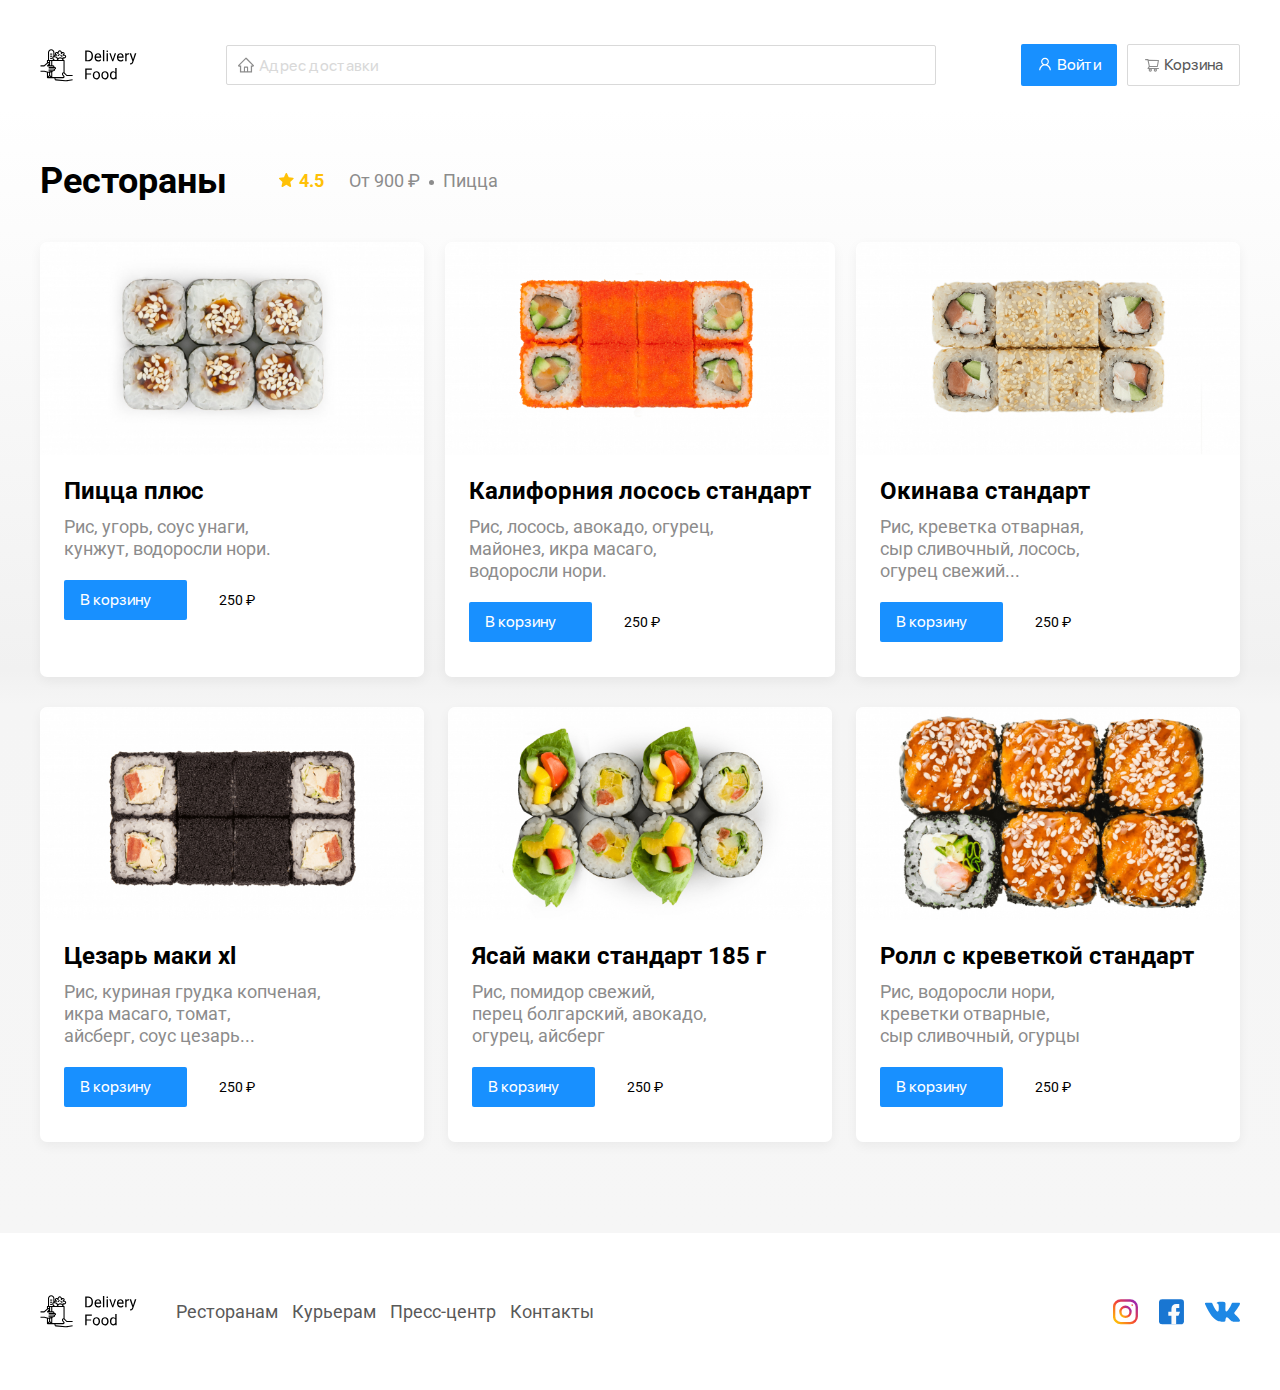
<file: restaurant.html>
<!DOCTYPE html>
<html lang="ru">
<head>
	<meta charset="UTF-8">
	<title>Delivery-food</title>
	<meta name="viewport" content="width=device-width, initial-scale=1.0">
	<link rel="stylesheet" href="css/animate.css">
	<link href="https://fonts.googleapis.com/css2?family=Roboto:wght@400;700&display=swap" rel="stylesheet">
	<link rel="stylesheet" href="css/style.css">
</head>
<body>
	<div class="wrapper">
		<header class="header">
			<div class="container">
				<div class="header__row">
					<a href="" class="header__logo logo"><img src="images/icon/logo.svg" alt="Logo"></a>
					<input type="text" class="header__adress-input" placeholder="Адрес доставки">
					<div class="header__buttons">
						<button class="header__btn-user button btn-user_blue">Войти</button>
						<button class="header__btn-cart button" id="cart-btn">Корзина</button>
					</div>
				</div>
			</div>
		</header>
		<div class="content">
			<div class="restaurants">
				<div class="container">
					<div class="restaurants__row">
						<h2 class="restaurants__title">Рестораны</h2>
						<div class="card__info">
							<div class="card__rating"><span>4.5</span></div>
							<div class="card__price"><span>От 900 ₽</span></div>
							<div class="card__naming"><span>Пицца </span></div>
						</div>
					</div>
				</div>
			</div>
			<div class="cards">
				<div class="container">
					<div class="cards__row">						
						<a class="cards__card card">
							<div class="card__row">
								<div class="card__img">
									<img src="images/menu/image.svg" alt="">
								</div>
								<div class="card__body">
									<div class="card__heading">
										<h2 class="card__name">Пицца плюс</h2>										
									</div>
									<div class="card__info">
										<div class="card__ingredients">
											Рис, угорь, соус унаги,<br> кунжут, водоросли нори.
										</div>
									</div>
									<div class="to-cart">
										<button class="to-cart__btn-cart button btn-user_blue">В корзину</button>
										<div class="menu-price">250 ₽</div>
									</div>
								</div>
							</div>
						</a>
						<a class="cards__card card">
							<div class="card__row">
								<div class="card__img">
									<img src="images/menu/image-2.svg" alt="">
								</div>
								<div class="card__body">
									<div class="card__heading">
										<h2 class="card__name">Калифорния лосось стандарт</h2>										
									</div>
									<div class="card__info">
										<div class="card__ingredients">
											Рис, лосось, авокадо, огурец,<br> майонез, икра масаго,<br> водоросли нори.
										</div>
									</div>
									<div class="to-cart">
										<button class="to-cart__btn-cart button btn-user_blue">В корзину</button>
										<div class="menu-price">250 ₽</div>
									</div>
								</div>
							</div>
						</a>
						<a class="cards__card card">
							<div class="card__row">
								<div class="card__img">
									<img src="images/menu/image-3.svg" alt="">
								</div>
								<div class="card__body">
									<div class="card__heading">
										<h2 class="card__name">Окинава стандарт</h2>										
									</div>
									<div class="card__info">
										<div class="card__ingredients">
											Рис, креветка отварная,<br> сыр сливочный, лосось,<br> огурец свежий...
										</div>
									</div>
									<div class="to-cart">
										<button class="to-cart__btn-cart button btn-user_blue">В корзину</button>
										<div class="menu-price">250 ₽</div>
									</div>
								</div>
							</div>
						</a>
						<a class="cards__card card">
							<div class="card__row">
								<div class="card__img">
									<img src="images/menu/image-4.svg" alt="">
								</div>
								<div class="card__body">
									<div class="card__heading">
										<h2 class="card__name">Цезарь маки хl</h2>										
									</div>
									<div class="card__info">
										<div class="card__ingredients">
											Рис, куриная грудка копченая,<br> икра масаго, томат,<br> айсберг, соус цезарь...
										</div>
									</div>
									<div class="to-cart">
										<button class="to-cart__btn-cart button btn-user_blue">В корзину</button>
										<div class="menu-price">250 ₽</div>
									</div>
								</div>
							</div>
						</a>
						<a class="cards__card card">
							<div class="card__row">
								<div class="card__img">
									<img src="images/menu/image-5.svg" alt="">
								</div>
								<div class="card__body">
									<div class="card__heading">
										<h2 class="card__name">Ясай маки стандарт 185 г</h2>										
									</div>
									<div class="card__info">
										<div class="card__ingredients">
											Рис, помидор свежий,<br> перец болгарский, авокадо,<br> огурец, айсберг
										</div>
									</div>
									<div class="to-cart">
										<button class="to-cart__btn-cart button btn-user_blue">В корзину</button>
										<div class="menu-price">250 ₽</div>
									</div>
								</div>
							</div>
						</a>
						<a class="cards__card card">
							<div class="card__row">
								<div class="card__img">
									<img src="images/menu/image-6.svg" alt="">
								</div>
								<div class="card__body">
									<div class="card__heading">
										<h2 class="card__name">Ролл с креветкой стандарт</h2>										
									</div>
									<div class="card__info">
										<div class="card__ingredients">
											Рис, водоросли нори,<br> креветки отварные,<br> сыр сливочный, огурцы
										</div>
									</div>
									<div class="to-cart">
										<button class="to-cart__btn-cart button btn-user_blue">В корзину</button>
										<div class="menu-price">250 ₽</div>
									</div>
								</div>
							</div>
						</a>
					</div>
				</div>
			</div>
		</div>
		<footer class="footer">
			<div class="container">
				<div class="footer__row">
					<div class="footer__logo logo">
						<img src="images/icon/logo.svg" alt="Logo">
					</div>
					<nav class="footer__nav">				
						<a href="" class="footer__link">Ресторанам </a>
						<a href="" class="footer__link">Курьерам</a>
						<a href="" class="footer__link">Пресс-центр</a>
						<a href="" class="footer__link">Контакты</a>
					</nav>
					<div class="footer__social">
						<a href="" class="social-lilk"><img src="images/icon/inst.svg" alt="Instagram"></a>
						<a href="" class="social-lilk"><img src="images/icon/fb.svg" alt="Facebook"></a>
						<a href="" class="social-lilk"><img src="images/icon/vk.svg" alt="Vkontakte"></a>
					</div>
				</div>
			</div>
		</footer>
	</div>

	<div class="modal">
		<div class="modal-dialog animated zoomIn">
			<div class="modal-header">
				<h3 class="modal-title">Корзина</h3>
				<button class="close">&times</button>
			</div>
			<div class="modal-body">
				<div class="food-row">
					<span class="food-name">Ролл угорь стандарт</span>
					<strong class="food-price">250 ₽</strong>
					<div class="food-counter">
						<button class="counter-btn">-</button>
						<span class="counter">1</span>
						<button class="counter-btn">+</button>
					</div>
				</div>
			</div>
			<div class="modal-body">
				<div class="food-row">
					<span class="food-name">Ролл угорь стандарт</span>
					<strong class="food-price">250 ₽</strong>
					<div class="food-counter">
						<button class="counter-btn">-</button>
						<span class="counter">1</span>
						<button class="counter-btn">+</button>
					</div>
				</div>
			</div>
			<div class="modal-body">
				<div class="food-row">
					<span class="food-name">Ролл угорь стандарт</span>
					<strong class="food-price">250 ₽</strong>
					<div class="food-counter">
						<button class="counter-btn">-</button>
						<span class="counter">1</span>
						<button class="counter-btn">+</button>
					</div>
				</div>
			</div>
			<div class="modal-body">
				<div class="food-row">
					<span class="food-name">Ролл угорь стандарт</span>
					<strong class="food-price">250 ₽</strong>
					<div class="food-counter">
						<button class="counter-btn">-</button>
						<span class="counter">1</span>
						<button class="counter-btn">+</button>
					</div>
				</div>
			</div>
			<div class="modal-body">
				<div class="food-row">
					<span class="food-name">Ролл угорь стандарт</span>
					<strong class="food-price">250 ₽</strong>
					<div class="food-counter">
						<button class="counter-btn">-</button>
						<span class="counter">1</span>
						<button class="counter-btn">+</button>
					</div>
				</div>
			</div>
			<div class="modal-footer">
				<span class="modal-pcice-tag">1250 ₽</span>
				<div class="footer-buttons">
					<button class="footer__btn send">Оформить заказ</button>
					<button class="footer__btn cancel">Отмена</button>
				</div>
			</div>
		</div>
	</div>
	<script src="js/wow.min.js"></script>
	<script src="js/main.js"></script>
</body>
</html>
</file>
<file: css/style.css>
@import '../fonts/font.css';

/*Обнуление параметров*/
*{padding: 0;margin: 0;border: 0;}
*,*:before,*:after{-moz-box-sizing: border-box;-webkit-box-sizing: border-box;box-sizing: border-box;}
:focus, :active{outline: none;}
a:focus,a:active{outline: none;}
nav,footer,banner,aside{display: block;}
html,body{height: 100%;width: 100%;font-size: 100%;line-height: 1;font-size: 14px;-ms-text-size-adjust: 100%;-moz-text-size-adjust: 100%;-webkit-text-size-adjust: 100%;}
input,button,textarea{font-family: inherit;}
input::-ms-clear{display: none;}
button{cursor: pointer;}
button::-moz-focus-inner{padding: 0;border: 0;}
a,a:visited{text-decoration: none;}
a:hover{text-decoration: none;}
ul li{list-style: none;}
img{vertical-align: top;}
h1,h2,h3,h4,h5,h6{font-size: inherit;font-weight: inherit;}
/*/Обнуление параметров*/


body {
	font-family: Roboto;
}

.wrapper {
	display: flex;
	flex-direction: column;
	min-height: 100%;
	overflow: hidden;
}
.content {
	/* Permalink - use to edit and share this gradient: https://colorzilla.com/gradient-editor/#ffffff+0,f1f1f1+50,f5f5f5+53,f6f6f6+100;white-gray */
background: #ffffff; /* Old browsers */
background: -moz-linear-gradient(top,  #ffffff 0%, #f1f1f1 50%, #f5f5f5 53%, #f6f6f6 100%); /* FF3.6-15 */
background: -webkit-linear-gradient(top,  #ffffff 0%,#f1f1f1 50%,#f5f5f5 53%,#f6f6f6 100%); /* Chrome10-25,Safari5.1-6 */
background: linear-gradient(to bottom,  #ffffff 0%,#f1f1f1 50%,#f5f5f5 53%,#f6f6f6 100%); /* W3C, IE10+, FF16+, Chrome26+, Opera12+, Safari7+ */
filter: progid:DXImageTransform.Microsoft.gradient( startColorstr='#ffffff', endColorstr='#f6f6f6',GradientType=0 ); /* IE6-9 */
padding: 0px 0px 61px 0px;
}
.container {
	max-width: 1230px;
	margin: 0 auto;
	padding: 0 15px;
}

/*Logo*/
.logo {}

/*Header*/
.header {
	padding: 44px 0px 22px 0px;
}
.header__row {
	display: flex;
	justify-content: space-between;
	-ms-align-items: center;
	align-items: center;
}
.header__logo {}
.header__adress-input {
	background: url(../images/icon/Home.svg) left 11px center no-repeat;
	padding: 0px 0px 0px 32px;
	display: flex;
	flex: 0.8;
	height: 40px;
	border-radius: 2px;
	border: 1px solid #d9d9d9;
	background-color: #ffffff;
	color: #bfbfbf;
	font-family: "SF Pro Display";
	font-size: 16px;
	line-height: 24px;
}
input::-webkit-input-placeholder {color: #d9d9d9;}
input::-moz-placeholder          {color: #d9d9d9;}/* Firefox 19+ */
input:-moz-placeholder           {color: #d9d9d9;}/* Firefox 18- */
input:-ms-input-placeholder      {color: #d9d9d9;}

.header__buttons {
	display: flex;
}
.button {
	border-radius: 2px;
	padding: 8px 16px 8px 36px;
	font-family: "SF Pro Display";
	font-size: 16px;
	line-height: 24px;
}
.header__btn-user {
	background: url(../images/icon/user.svg) 18px 13px no-repeat;
}
.btn-user_blue {
	margin: 0px 10px 0px 0px;
	background-color: #1890ff;
	color: #fff;
}
.header__btn-cart {
	background: #fff;
	border: 1px solid #d9d9d9;
	background: url(../images/icon/cart.svg) 17px 14px no-repeat;
	color: #595959;
}


/*Promo*/
.promo {
	padding: 18px 0px 0px 0px;
}
.promo__row {
	overflow: hidden;
	border-radius: 10px;
	background-color: #fff1b8;
	box-shadow: 0px 7px 12px rgba(158, 158, 163, 0.1);
	display: flex;
	justify-content: space-between;
}
.promo__body {
	padding: 68px 0px 69px 70px;
	color: #302c34;
	font-family: Roboto;
}
.promo__head {
	font-size: 39px;
	font-weight: 700;
	padding: 0px 0px 14px 0px;
}
.promo__text {
	max-width: 540px;
	font-size: 24px;
}
.promo__img {
	
}
.promo__img img {
	max-height: 301px;
	position: relative;
	bottom: -40px;
	right: -80px;
}

/*restaurants*/
.restaurants {
	padding: 55px 0px 0px 0px;
}
.restaurants__row {
	display: flex;
	align-items: center;
}
.restaurants__title {
	margin: 0px 52px 0px 0px;
	color: #000000;
	font-family: Roboto;
	font-size: 36px;
	font-weight: 700;
}
.restaurants__search-input {
	margin-left: auto;
	display: flex;
	flex: 0 1 306px;
	background: url(../images/icon/search.svg) left 12px center no-repeat;
	padding: 0px 0px 0px 32px;
	height: 34px;
	color: #bfbfbf;
	font-family: "SF Pro Display";
	font-size: 16px;
	line-height: 24px;
	border-radius: 2px;
	border: 1px solid #d9d9d9;
	background-color: #ffffff;
}


/*Cards*/
.cards {
	padding: 43px 0px 0px 0px;
}
.cards__row {
	display: flex;
	flex-wrap: wrap;
	justify-content: space-between;
	flex: 0 1 30%;
}

.cards__card {
	margin: 0px 0px 30px 0px;
	border-radius: 7px;
	overflow: hidden;
	box-shadow: 0 4px 12px rgba(0, 0, 0, 0.05);
	background-color: #ffffff;	
}
.card {}
.card__row {}
.card__img {}
.card__img img {}
.card__body {
	padding: 20px 24px 35px 24px;
}
.card__heading {
	margin: 0px 0px 9px 0px;
	display: flex;
	justify-content: space-between;
	align-items: center;
}
.card__name {
	color: #000000;
	font-family: Roboto;
	font-size: 24px;
	font-weight: 700;
	line-height: 32px;
}
.card__time {
	padding: 1px 8px;
	display: inline-block;
	border-radius: 2px;
	background-color: #262626;
	color: #ffffff;
	font-family: "SF Pro Display";
	font-size: 12px;
	line-height: 20px;
}
.card__info {
	display: flex;
	align-items: center;
	font-family: Roboto;
	font-size: 18px;
	line-height: 32px;
}
.card__ingredients {
	margin: 0px 0px 20px 0px;
	color: #8c8c8c;
font-family: Roboto;
font-size: 18px;
line-height: 22px;
}

.to-cart {
	display: flex;
	align-items: center;
}
.to-cart__btn-cart {
	padding: 8px 36px 8px 16px;
	margin: 0px 32px 0px 0px;
}
.menu-price {}

.card__rating {
	background: url(../images/icon/star.svg) left 8px no-repeat;
	padding: 0px 0px 0px 20px;
	margin: 0px 25px 0px 0px;
	color: #ffc107;
	font-weight: 700;	
}
.card__price {
	color: #8c8c8c;	
}
.card__price:after {
	content: '';
	width: 5px;
	height: 5px;
	border-radius: 50%;
	background-color: #8c8c8c;
	display: inline-block;	 
	vertical-align: middle;
	margin: 0 9px;
}
.card__naming {
	color: #8c8c8c;
	text-overflow: ellipsis;
}


/*Footer*/
.footer {
	padding: 60px 0;
}
.footer a {

}
.footer__row {
	display: flex;
	justify-content: space-between;
	align-items: center;
}
.footer__logo {}
.footer__nav {
	display: flex;
	margin: 0px auto 0px 35px;
}
.footer__link {
	display: inline-block;
	color: #595959;
	font-family: Roboto;
	font-size: 18px;
}
.footer__link:not(:last-child) {
	margin: 0px 14px 0px 0px;
}
.footer__social {
	display: flex;
	align-items: center;
}
.social-lilk {
	display: inline-block;
}
.social-lilk:not(:last-child) {
	padding: 0px 21px 0px 0px;
}


.modal {
	display: none;
	position: fixed;
	left: 0;
	top: 0;
	width: 100%;
	height: 100%;
	background: rgba(0, 0, 0, 0.4);

}
.is-open{
	display: flex;

}
.modal-dialog {
	padding: 40px 45px;
	max-width: 782px;
	width: 95%;
	border-radius: 5px;
	background-color: #ffffff;
	margin: auto;
}
.modal-header {
	margin: 0px 0px 45px 0px;
	display: flex;
	-ms-align-items: center;
	align-items: center;
	justify-content: space-between;
}
.modal-title {
	color: #000000;
font-family: Roboto;
font-size: 36px;
font-weight: 700;
}
.close {
	font-size: 36px;
	border: none;
	background-color: transparent;
}
.modal-body {
	margin: 0px 0px 52px 0px;
}
.modal-footer {
	display: flex;
	-ms-align-items: center;
	align-items: center;
	justify-content: space-between;
}
.modal-pcice-tag {
	color: #fafafa;
font-family: Roboto;
font-size: 20px;
font-weight: 700;
border-radius: 5px;
background-color: #262626;
padding: 15px 20px;
}
.footer-buttons {
	display: flex;
	-ms-align-items: center;
	align-items: center;
}
.footer__btn {
	font-family: "SF Pro Display";
font-size: 16px;
	padding: 8px 16px;
	border-radius: 2px;
border: 1px solid #d9d9d9;
background-color: #1890ff;
}
.send {
	color: #fff;
}
.cancel {
	background-color: #fff;

}




.food-row {
	margin: 0px 0px 15px 0px;
	padding: 0px 0px 8px 0px;
	border-bottom: 1px solid #d9d9d9;
	display: -webkit-flex;
	display: -moz-flex;
	display: -ms-flex;
	display: -o-flex;
	display: flex;
	-ms-align-items: flex-start;
	align-items: flex-start;
	justify-content: space-between;
}
.food-name {
	color: #000000;
font-family: Roboto;
font-size: 18px;
font-weight: 400;
line-height: 32px;
}
.food-price {
	margin-left: auto;
	margin-right: 47px;
	color: #000000;
font-family: Roboto;
font-size: 20px;
font-weight: 700;
line-height: 32px;
}
.food-counter {
	display: -webkit-flex;
	display: -moz-flex;
	display: -ms-flex;
	display: -o-flex;
	display: flex;
	-ms-align-items: center;
	align-items: center;
}
.counter-btn {
	display: flex;
	align-items: center;
	justify-content: center;
	width: 39px;
	height: 32px;
	border-radius: 2px;
border: 1px solid #40a9ff;
background-color: #ffffff;
color: #40a9ff;
}
.counter {
	font-size: 16px;
	line-height: 24px;
	margin: 0px 10px 0px 10px;
}


@media (max-width: 1230px) {
	.container {
		max-width: 960px;
	}
	.promo__img img {
		max-height: 183px;
	  position: relative;
	  bottom: -61px;
	  right: 4px;
	}
	.cards__row {
		max-width: 790px;
		margin: 0 auto;
	}
	.promo__body {
		padding: 20px 0px 20px 20px;
	}
	.footer__link {
		font-size: 15px;
	}
}

@media (max-width: 600px) {
	.container {
		max-width: 413px;
	}
	.header__row {
		display: block;
		flex-wrap: wrap;
		justify-content: center;
	}
	.header__buttons {
		margin: 20px 0px 0px 0px;
		justify-content: center;
	}
	.header__adress-input {
		margin: 20px 0px 0px 0px;
		width: 100%;
		order: 5;
	}
	.header__adress-input {}
	.promo__img {
		max-width: 100px;
		max-height: 200px;
	}
	.restaurants__row {
		flex-wrap: wrap;
		justify-content: center;
	}
	.restaurants__title {
		margin: 0px 0px 20px 0px;
		font-size: 34px;
	}
	.promo__img img {
   display: none;
	}
	.cards__row {
		max-width: 790px;
		margin: 0 auto;
	}
	.promo__body {
		padding: 20px 0px 20px 20px;
	}
	.promo__head {
		font-size: 25px;
		font-weight: 700;
		padding: 0px 0px 14px 0px;
	}
	.promo__text {
		max-width: 540px;
		font-size: 16px;
	}
	.footer {
		padding: 25px 0;
	}
	.footer__link {
		font-size: 15px;
	}
	.footer__row {
		flex-wrap: wrap;
		justify-content: center;
	}
	.footer__nav {
		margin: 25px 0;
	}
}
</file>
